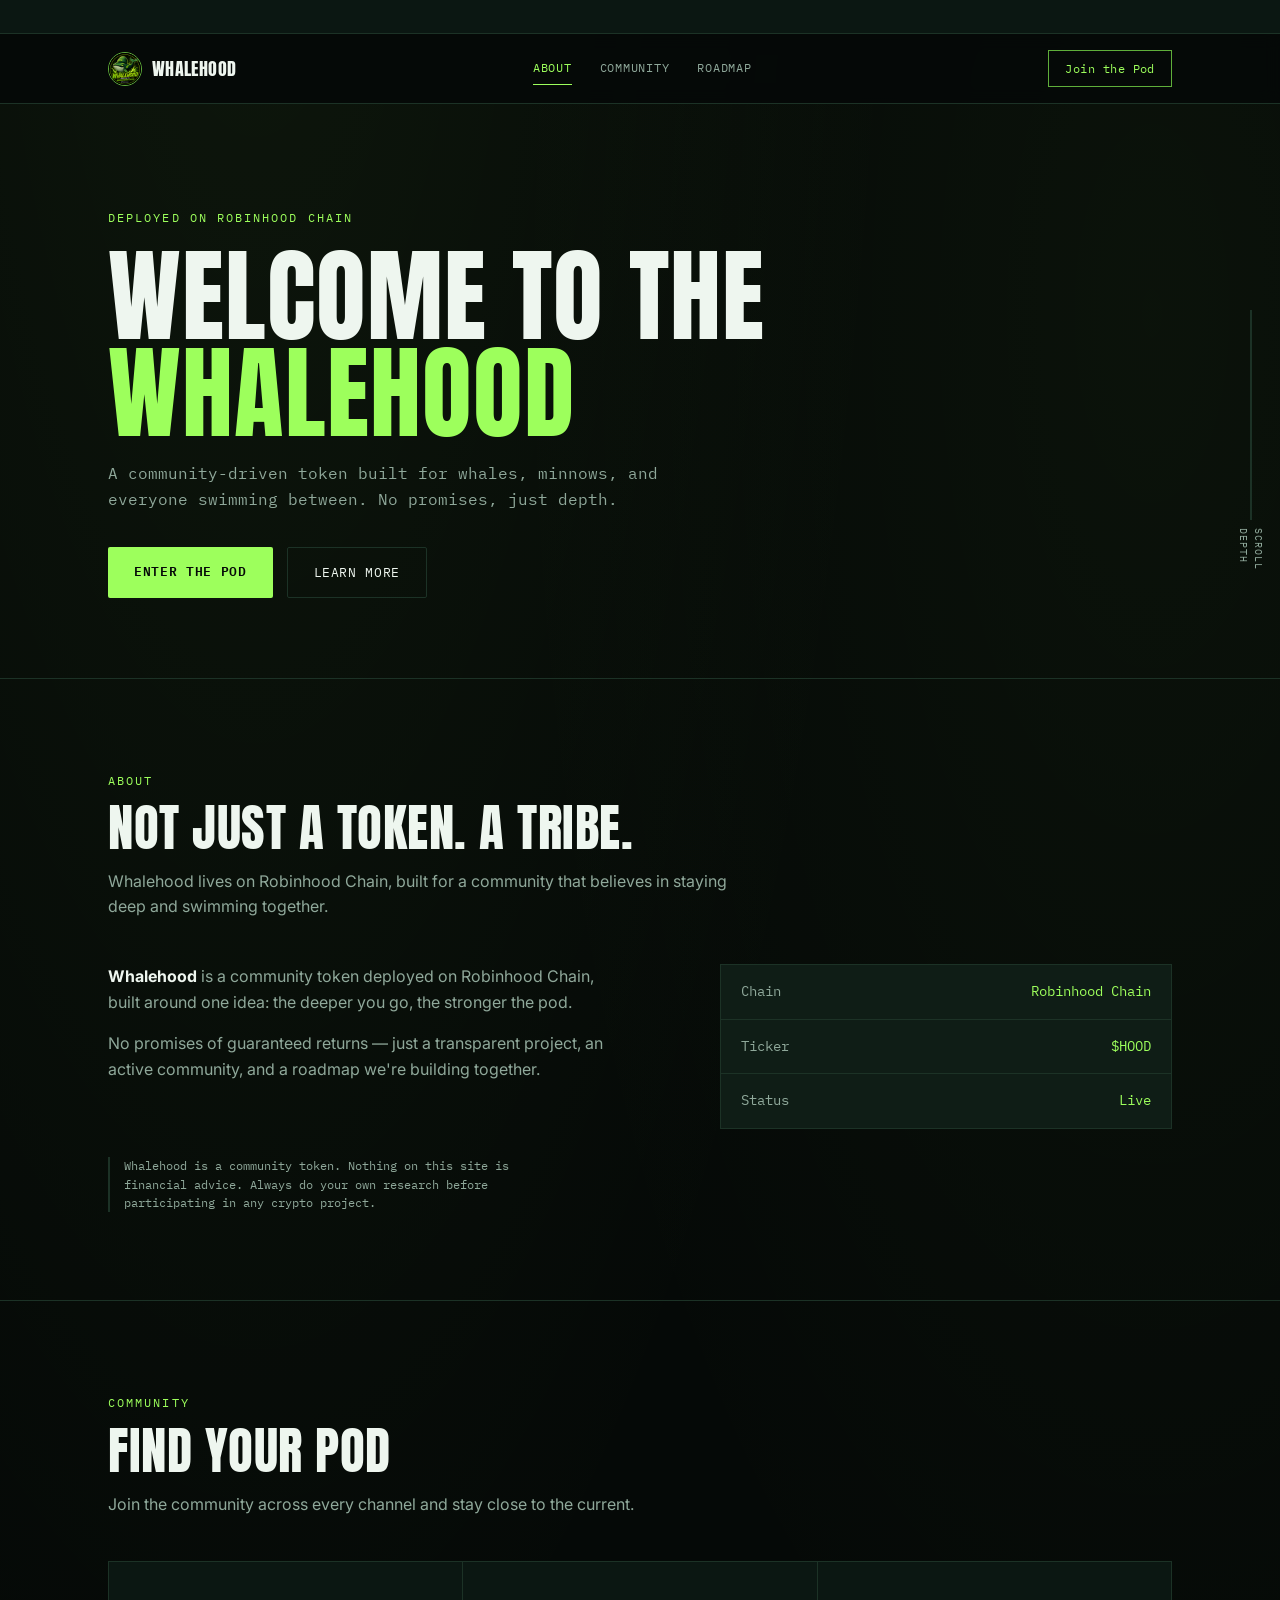
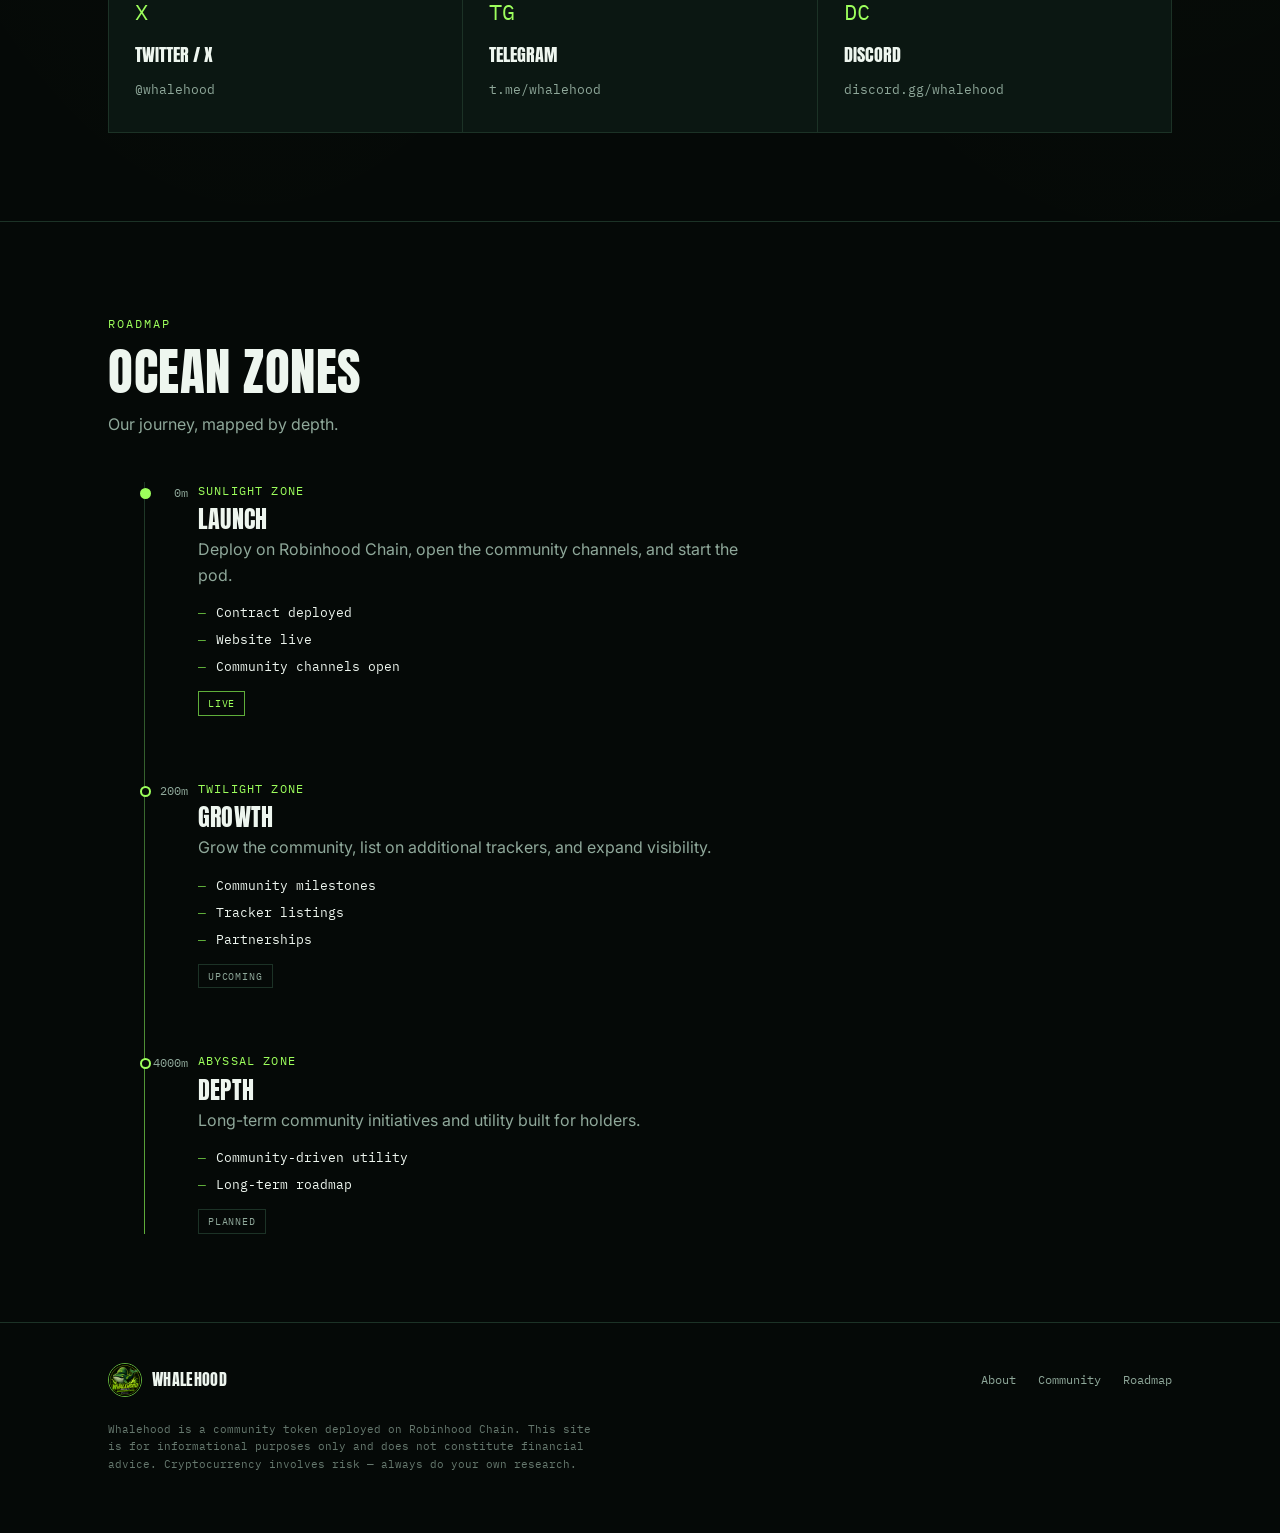
<file: index.html>
<!DOCTYPE html>
<html lang="en">
<head>
<meta charset="UTF-8">
<meta name="viewport" content="width=device-width, initial-scale=1.0">
<title>Whalehood — Deployed on Robinhood Chain</title>
<meta name="description" content="Whalehood: the deepest hood on Robinhood Chain.">
<link rel="apple-touch-icon" href="apple-touch-icon.png">
<link rel="icon" type="image/png" sizes="192x192" href="icon-192.png">
<link rel="icon" type="image/png" sizes="512x512" href="icon-512.png">
<link rel="stylesheet" href="styles.css">
</head>
<body>

<div class="ticker-bar">
  <div class="ticker-track">
    <span>WHALEHOOD <b>$HOOD</b> — DEPLOYED ON ROBINHOOD CHAIN</span>
    <span>DEPTH: <b>ABYSSAL</b></span>
    <span>HOLDERS ONLY GO DEEPER</span>
    <span>WHALEHOOD <b>$HOOD</b> — DEPLOYED ON ROBINHOOD CHAIN</span>
    <span>DEPTH: <b>ABYSSAL</b></span>
    <span>HOLDERS ONLY GO DEEPER</span>
  </div>
</div>

<header class="site">
  <nav>
    <div class="brand">
      <img src="icon-192.png" alt="Whalehood logo" class="mark-img">
      Whalehood
    </div>
    <div class="navlinks">
      <a href="#about" class="active">About</a>
      <a href="#community">Community</a>
      <a href="#roadmap">Roadmap</a>
    </div>
    <a href="#community" class="navcta">Join the Pod</a>
  </nav>
</header>

<div class="depth-gauge">
  <div class="rail"><div class="fill"></div></div>
  <span class="label">SCROLL DEPTH</span>
</div>

<section class="hero">
  <div class="wrap hero-inner">
    <span class="eyebrow">Deployed on Robinhood Chain</span>
    <h1>Welcome to the <span class="hl">Whalehood</span></h1>
    <p class="sub">A community-driven token built for whales, minnows, and everyone swimming between. No promises, just depth.</p>
    <div class="hero-ctas">
      <a href="#community" class="btn btn-primary">Enter the Pod</a>
      <a href="#about" class="btn btn-ghost">Learn More</a>
    </div>
  </div>
  <span class="sonar" style="width:400px;height:400px;right:-100px;top:-80px;"></span>
</section>

<section id="about">
  <div class="wrap">
    <div class="section-head">
      <span class="eyebrow">About</span>
      <h2>Not just a token. A tribe.</h2>
      <p>Whalehood lives on Robinhood Chain, built for a community that believes in staying deep and swimming together.</p>
    </div>
    <div class="about-grid">
      <div class="about-copy">
        <p><strong>Whalehood</strong> is a community token deployed on Robinhood Chain, built around one idea: the deeper you go, the stronger the pod.</p>
        <p>No promises of guaranteed returns — just a transparent project, an active community, and a roadmap we're building together.</p>
      </div>
      <div class="stat-panel">
        <div class="stat-row"><span class="k">Chain</span><span class="v">Robinhood Chain</span></div>
        <div class="stat-row"><span class="k">Ticker</span><span class="v">$HOOD</span></div>
        <div class="stat-row"><span class="k">Status</span><span class="v">Live</span></div>
      </div>
    </div>
    <p class="disclaimer">Whalehood is a community token. Nothing on this site is financial advice. Always do your own research before participating in any crypto project.</p>
  </div>
</section>

<section id="community">
  <div class="wrap">
    <div class="section-head">
      <span class="eyebrow">Community</span>
      <h2>Find your pod</h2>
      <p>Join the community across every channel and stay close to the current.</p>
    </div>
    <div class="social-grid">
      <div class="social">
        <a href="#" target="_blank" rel="noopener">
          <span class="icon">X</span>
          <span class="name">Twitter / X</span>
          <span class="handle">@whalehood</span>
        </a>
      </div>
      <div class="social">
        <a href="#" target="_blank" rel="noopener">
          <span class="icon">TG</span>
          <span class="name">Telegram</span>
          <span class="handle">t.me/whalehood</span>
        </a>
      </div>
      <div class="social">
        <a href="#" target="_blank" rel="noopener">
          <span class="icon">DC</span>
          <span class="name">Discord</span>
          <span class="handle">discord.gg/whalehood</span>
        </a>
      </div>
    </div>
  </div>
</section>

<section id="roadmap">
  <div class="wrap">
    <div class="section-head">
      <span class="eyebrow">Roadmap</span>
      <h2>Ocean zones</h2>
      <p>Our journey, mapped by depth.</p>
    </div>
    <div class="depth-scale">
      <div class="zone active">
        <span class="meter">0m</span>
        <span class="dot"></span>
        <span class="zone-name">Sunlight Zone</span>
        <h3>Launch</h3>
        <p>Deploy on Robinhood Chain, open the community channels, and start the pod.</p>
        <ul>
          <li>Contract deployed</li>
          <li>Website live</li>
          <li>Community channels open</li>
        </ul>
        <span class="status live">Live</span>
      </div>
      <div class="zone">
        <span class="meter">200m</span>
        <span class="dot"></span>
        <span class="zone-name">Twilight Zone</span>
        <h3>Growth</h3>
        <p>Grow the community, list on additional trackers, and expand visibility.</p>
        <ul>
          <li>Community milestones</li>
          <li>Tracker listings</li>
          <li>Partnerships</li>
        </ul>
        <span class="status">Upcoming</span>
      </div>
      <div class="zone">
        <span class="meter">4000m</span>
        <span class="dot"></span>
        <span class="zone-name">Abyssal Zone</span>
        <h3>Depth</h3>
        <p>Long-term community initiatives and utility built for holders.</p>
        <ul>
          <li>Community-driven utility</li>
          <li>Long-term roadmap</li>
        </ul>
        <span class="status">Planned</span>
      </div>
    </div>
  </div>
</section>

<footer>
  <div class="wrap footer-inner">
    <div class="brand">
      <img src="icon-192.png" alt="Whalehood logo" class="mark-img">
      Whalehood
    </div>
    <div class="foot-links">
      <a href="#about">About</a>
      <a href="#community">Community</a>
      <a href="#roadmap">Roadmap</a>
    </div>
  </div>
  <div class="wrap">
    <p class="foot-note">Whalehood is a community token deployed on Robinhood Chain. This site is for informational purposes only and does not constitute financial advice. Cryptocurrency involves risk — always do your own research.</p>
  </div>
</footer>

<script src="script.js"></script>
</body>
</html>
</file>
<file: styles.css>
@import url('https://fonts.googleapis.com/css2?family=Anton&family=IBM+Plex+Mono:wght@400;500;600&family=Inter:wght@400;500;600;700&display=swap');

:root{
  --abyss:#050907;
  --deep:#0b1712;
  --panel:#0f1d16;
  --panel-line:#1c3226;
  --acid:#9dff5c;
  --acid-dim:#5fae3a;
  --acid-soft:rgba(157,255,92,0.12);
  --foam:#eef6ef;
  --mist:#8fa89a;
  --red-tick:#ff6b6b;
  --radius:2px;
}

*{box-sizing:border-box;margin:0;padding:0;}

html{scroll-behavior:smooth;}

body{
  background:var(--abyss);
  color:var(--foam);
  font-family:'Inter',sans-serif;
  font-size:16px;
  line-height:1.6;
  overflow-x:hidden;
  background-image:
    radial-gradient(ellipse at 20% -10%, rgba(157,255,92,0.06), transparent 45%),
    radial-gradient(ellipse at 90% 10%, rgba(157,255,92,0.04), transparent 40%);
}

@media (prefers-reduced-motion: reduce){
  html{scroll-behavior:auto;}
  *{animation-duration:0.01ms !important; animation-iteration-count:1 !important; transition-duration:0.01ms !important;}
}

a{color:inherit;text-decoration:none;}
img,svg{display:block;max-width:100%;}

.eyebrow{
  font-family:'IBM Plex Mono',monospace;
  font-size:0.72rem;
  letter-spacing:0.18em;
  text-transform:uppercase;
  color:var(--acid);
}

.mono{font-family:'IBM Plex Mono',monospace;}

h1,h2,h3{
  font-family:'Anton',sans-serif;
  font-weight:400;
  text-transform:uppercase;
  letter-spacing:0.01em;
  line-height:0.95;
}

.wrap{
  max-width:1120px;
  margin:0 auto;
  padding:0 28px;
}

/* ---------- Ticker bar ---------- */
.ticker-bar{
  background:var(--deep);
  border-bottom:1px solid var(--panel-line);
  overflow:hidden;
  white-space:nowrap;
  height:34px;
  display:flex;
  align-items:center;
}
.ticker-track{
  display:inline-flex;
  gap:48px;
  animation:ticker-scroll 28s linear infinite;
  padding-left:100%;
}
.ticker-track span{
  font-family:'IBM Plex Mono',monospace;
  font-size:0.75rem;
  color:var(--mist);
  letter-spacing:0.04em;
}
.ticker-track span b{color:var(--acid);font-weight:600;}
@keyframes ticker-scroll{
  0%{transform:translateX(0);}
  100%{transform:translateX(-100%);}
}

/* ---------- Nav ---------- */
header.site{
  position:sticky;top:0;z-index:50;
  background:rgba(5,9,7,0.88);
  backdrop-filter:blur(8px);
  border-bottom:1px solid var(--panel-line);
}
nav{
  display:flex;align-items:center;justify-content:space-between;
  padding:16px 28px;
  max-width:1120px;margin:0 auto;
}
.brand{
  display:flex;align-items:center;gap:10px;
  font-family:'Anton',sans-serif;
  font-size:1.15rem;
  letter-spacing:0.02em;
  text-transform:uppercase;
}
.brand .mark{
  width:30px;height:30px;
  border:1.5px solid var(--acid);
  border-radius:50%;
  display:flex;align-items:center;justify-content:center;
  color:var(--acid);
  font-family:'IBM Plex Mono',monospace;
  font-size:0.7rem;
}
.brand .mark-img{
  width:34px;height:34px;
  border-radius:50%;
  object-fit:cover;
  border:1px solid var(--acid-dim);
}
.navlinks{display:flex;gap:28px;align-items:center;}
.navlinks a{
  font-family:'IBM Plex Mono',monospace;
  font-size:0.78rem;
  letter-spacing:0.06em;
  text-transform:uppercase;
  color:var(--mist);
  transition:color .2s;
  padding:6px 0;
  border-bottom:1px solid transparent;
}
.navlinks a:hover,.navlinks a.active{color:var(--acid);border-color:var(--acid);}
.navlinks a:focus-visible, .btn:focus-visible, .social a:focus-visible{
  outline:2px solid var(--acid);outline-offset:3px;
}
.navcta{
  font-family:'IBM Plex Mono',monospace;
  font-size:0.75rem;
  border:1px solid var(--acid-dim);
  color:var(--acid);
  padding:8px 16px;
  letter-spacing:0.04em;
}
.navcta:hover{background:var(--acid-soft);}

/* ---------- Depth gauge (scroll progress) ---------- */
.depth-gauge{
  position:fixed;
  right:18px;top:50%;
  transform:translateY(-50%);
  width:22px;height:280px;
  z-index:40;
  display:flex;flex-direction:column;align-items:center;
}
.depth-gauge .rail{
  position:relative;
  width:2px;height:100%;
  background:var(--panel-line);
}
.depth-gauge .fill{
  position:absolute;top:0;left:0;width:100%;
  background:var(--acid);
  height:0%;
  transition:height .1s linear;
}
.depth-gauge .label{
  font-family:'IBM Plex Mono',monospace;
  font-size:0.6rem;
  color:var(--mist);
  writing-mode:vertical-rl;
  margin-top:8px;
  letter-spacing:0.1em;
}
@media (max-width: 860px){ .depth-gauge{display:none;} }

/* ---------- Hero ---------- */
.hero{
  position:relative;
  padding:100px 0 80px;
  border-bottom:1px solid var(--panel-line);
  overflow:hidden;
}
.chart-bg{
  position:absolute;inset:0;
  opacity:0.35;
  pointer-events:none;
}
.hero-inner{position:relative;z-index:2;}
.hero h1{
  font-size:clamp(3rem, 9vw, 6.4rem);
  color:var(--foam);
  margin:18px 0 6px;
}
.hero h1 .hl{color:var(--acid);}
.hero .sub{
  font-family:'IBM Plex Mono',monospace;
  color:var(--mist);
  font-size:1.02rem;
  max-width:560px;
  margin:18px 0 34px;
}
.hero-ctas{display:flex;gap:14px;flex-wrap:wrap;}
.btn{
  font-family:'IBM Plex Mono',monospace;
  font-size:0.82rem;
  letter-spacing:0.05em;
  text-transform:uppercase;
  padding:14px 26px;
  border-radius:var(--radius);
  transition:transform .15s, background .15s, color .15s;
  display:inline-block;
}
.btn-primary{background:var(--acid);color:var(--abyss);font-weight:600;}
.btn-primary:hover{transform:translateY(-2px);}
.btn-ghost{border:1px solid var(--panel-line);color:var(--foam);}
.btn-ghost:hover{border-color:var(--acid);color:var(--acid);}

.whale-swim{
  position:absolute;
  width:160px;
  opacity:0.9;
  animation:swim 14s ease-in-out infinite;
}
@keyframes swim{
  0%{transform:translateX(-10%) translateY(0) scaleX(1);}
  48%{transform:translateX(90vw) translateY(-14px) scaleX(1);}
  50%{transform:translateX(92vw) translateY(-14px) scaleX(-1);}
  98%{transform:translateX(-8%) translateY(6px) scaleX(-1);}
  100%{transform:translateX(-10%) translateY(0) scaleX(1);}
}

.sonar{
  position:absolute;
  border:1px solid var(--acid);
  border-radius:50%;
  opacity:0;
  animation:ping 4s ease-out infinite;
}
@keyframes ping{
  0%{opacity:0.5;transform:scale(0.2);}
  80%{opacity:0;}
  100%{opacity:0;transform:scale(1.4);}
}

/* ---------- Section generic ---------- */
section{padding:88px 0;border-bottom:1px solid var(--panel-line);}
.section-head{margin-bottom:44px;max-width:640px;}
.section-head h2{font-size:clamp(2rem,4.6vw,3.2rem);margin-top:12px;}
.section-head p{color:var(--mist);margin-top:16px;font-size:1rem;}

/* ---------- About ---------- */
.about-grid{
  display:grid;grid-template-columns:1.1fr 0.9fr;gap:60px;
  align-items:start;
}
@media (max-width:820px){.about-grid{grid-template-columns:1fr;}}
.about-copy p{color:var(--mist);margin-bottom:16px;max-width:52ch;}
.about-copy p strong{color:var(--foam);}
.stat-panel{
  background:var(--panel);
  border:1px solid var(--panel-line);
}
.stat-row{
  display:flex;justify-content:space-between;align-items:center;
  padding:16px 20px;border-bottom:1px solid var(--panel-line);
  font-family:'IBM Plex Mono',monospace;font-size:0.85rem;
}
.stat-row:last-child{border-bottom:none;}
.stat-row .k{color:var(--mist);}
.stat-row .v{color:var(--acid);}

.disclaimer{
  margin-top:28px;
  font-family:'IBM Plex Mono',monospace;
  font-size:0.72rem;
  color:var(--mist);
  border-left:2px solid var(--panel-line);
  padding-left:14px;
  max-width:60ch;
}

/* ---------- Community ---------- */
.social-grid{
  display:grid;grid-template-columns:repeat(3,1fr);gap:1px;
  background:var(--panel-line);
  border:1px solid var(--panel-line);
}
@media (max-width:720px){.social-grid{grid-template-columns:1fr;}}
.social{
  background:var(--deep);
  padding:32px 26px;
  transition:background .2s;
}
.social:hover{background:var(--panel);}
.social a{display:flex;flex-direction:column;gap:10px;}
.social .icon{color:var(--acid);font-family:'IBM Plex Mono',monospace;font-size:1.4rem;}
.social .name{font-family:'Anton',sans-serif;font-size:1.15rem;text-transform:uppercase;}
.social .handle{color:var(--mist);font-family:'IBM Plex Mono',monospace;font-size:0.8rem;}

/* ---------- Roadmap (ocean zones) ---------- */
.depth-scale{
  position:relative;
  padding-left:90px;
}
.depth-scale::before{
  content:"";
  position:absolute;left:36px;top:0;bottom:0;width:1px;
  background:linear-gradient(var(--panel-line), var(--acid-dim));
}
.zone{
  position:relative;
  padding-bottom:64px;
}
.zone:last-child{padding-bottom:0;}
.zone .meter{
  position:absolute;left:-90px;top:2px;width:80px;text-align:right;
  font-family:'IBM Plex Mono',monospace;font-size:0.72rem;color:var(--mist);
}
.zone .dot{
  position:absolute;left:-58px;top:6px;
  width:11px;height:11px;border-radius:50%;
  background:var(--abyss);border:2px solid var(--acid);
}
.zone.active .dot{background:var(--acid);}
.zone h3{font-size:1.5rem;color:var(--foam);margin-bottom:6px;}
.zone .zone-name{
  font-family:'IBM Plex Mono',monospace;
  font-size:0.72rem;color:var(--acid);letter-spacing:0.1em;
  text-transform:uppercase;margin-bottom:8px;display:block;
}
.zone p{color:var(--mist);max-width:56ch;margin-bottom:14px;}
.zone ul{list-style:none;display:flex;flex-direction:column;gap:6px;}
.zone li{
  font-family:'IBM Plex Mono',monospace;font-size:0.82rem;color:var(--foam);
  padding-left:18px;position:relative;
}
.zone li::before{content:"—";position:absolute;left:0;color:var(--acid-dim);}
.status{
  display:inline-block;
  font-family:'IBM Plex Mono',monospace;
  font-size:0.65rem;letter-spacing:0.08em;text-transform:uppercase;
  padding:3px 9px;border:1px solid var(--panel-line);color:var(--mist);
  margin-top:14px;
}
.status.live{color:var(--acid);border-color:var(--acid-dim);}

/* ---------- Footer ---------- */
footer{
  padding:40px 0 60px;
}
.footer-inner{
  display:flex;justify-content:space-between;align-items:center;gap:20px;flex-wrap:wrap;
}
.footer-inner .brand{font-size:1rem;}
.foot-links{display:flex;gap:22px;}
.foot-links a{font-family:'IBM Plex Mono',monospace;font-size:0.75rem;color:var(--mist);}
.foot-links a:hover{color:var(--acid);}
.foot-note{
  margin-top:24px;
  font-family:'IBM Plex Mono',monospace;
  font-size:0.68rem;color:var(--mist);opacity:0.7;max-width:70ch;
}
</file>
